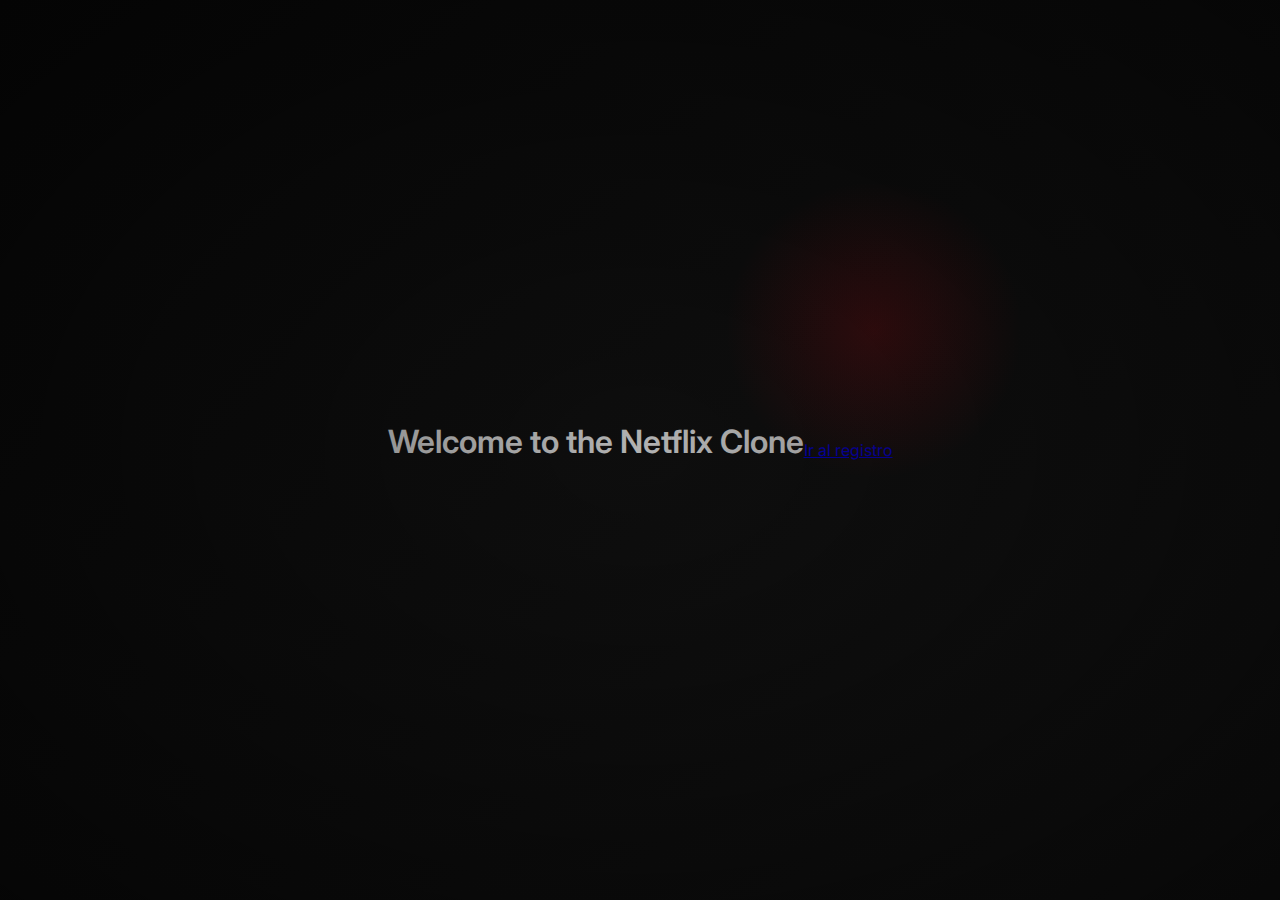
<file: index.html>
<!DOCTYPE html>
<html lang="en">
<head>
  <meta charset="UTF-8">
  <meta name="viewport" content="width=device-width, initial-scale=1.0">
  <title>Netflix Clone</title>
  <link rel="stylesheet" href="styles.css">
</head>
<body>
  <h1>Welcome to the Netflix Clone</h1>
  <a href="./register.html">Ir al registro</a>
</body>
</html>
</file>
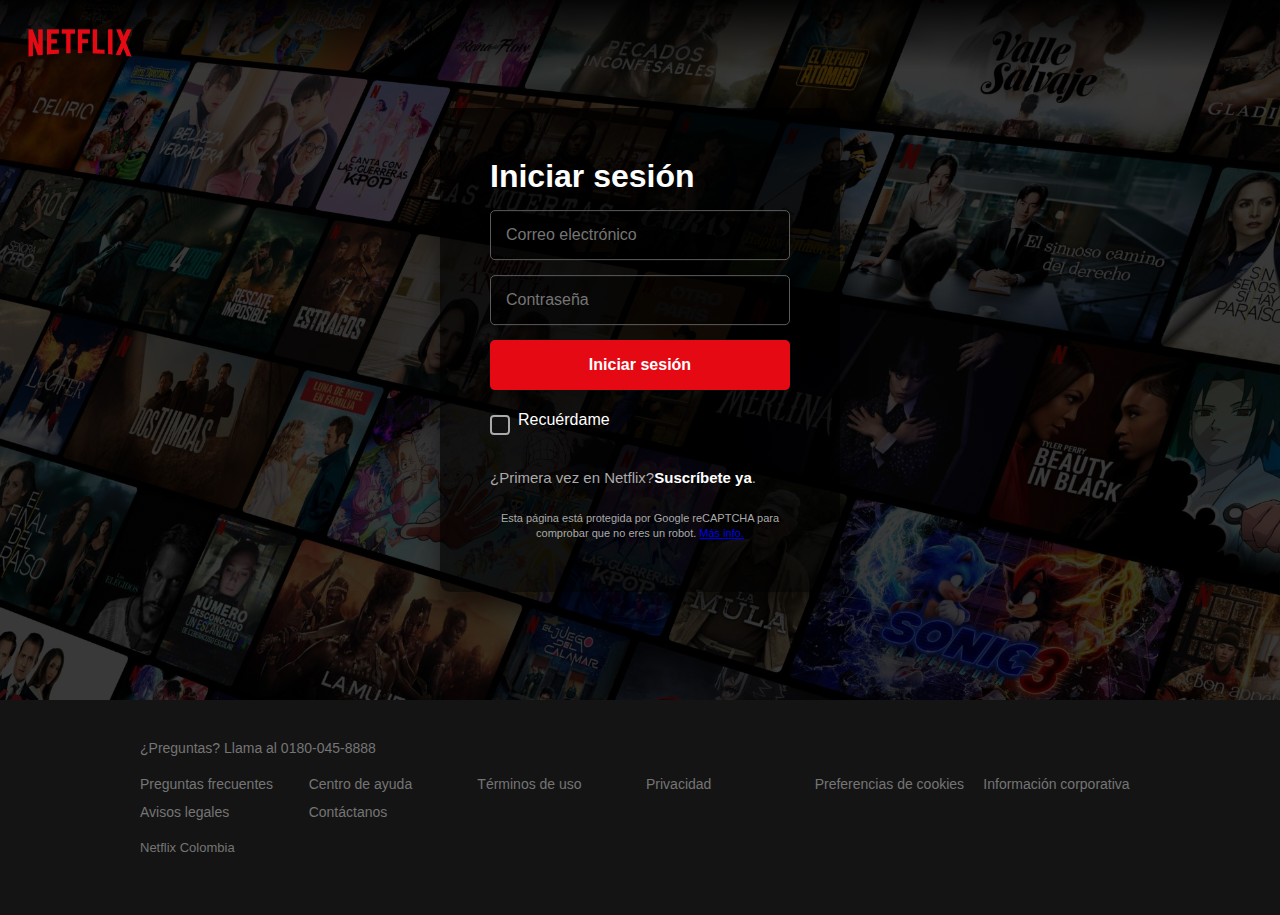
<file: login.html>
<!DOCTYPE html>
<html lang="en">

<head>
    <meta charset="UTF-8">
    <meta name="viewport" content="width=device-width, initial-scale=1.0">
    <title>Netflix</title>
    <link rel="shortcut icon" href="./assets/images/netflix_symbol2.png" type="image/x-icon">
    <link rel="stylesheet" href="./css/login.css">
</head>

<body>
    <!-- NAVBAR -->
    <div class="navbar-info">
        <!-- Nabvar -->
        <nav>
            <a href="/"><img src="./assets/images/netflix_logo.png" alt="Netflix Logo""></a>
        </nav>

         <!-- LOGIN FORM -->
        <div class=" login-container">
            <form class="login-form" action="#" method="POST">
                <h2>Iniciar sesión</h2>
                <div class="input-group">
                    <input type="email" id="email" name="email" placeholder="Correo electrónico" required>
                </div>
                <div class="input-group">
                    <input type="password" id="password" name="password" placeholder="Contraseña" required>
                </div>
                <button type="submit" class="login-button">Iniciar sesión</button>
                <div class="options">
                    <label class="checkbox-container">
                        <input type="checkbox" name="remember">
                        <span class="checkmark"></span>
                        Recuérdame
                    </label>
                </div>
                <div class="signup-link">
                    ¿Primera vez en Netflix? <a href="registro.html">Suscríbete ya</a>.
                </div>
                <div class="captcha-info">
                    Esta página está protegida por Google reCAPTCHA para comprobar que no eres un robot.
                    <a href="#">Más info.</a>
                </div>
            </form>
        </div>
    </div>

    <!-- FOOTER -->
    <footer>
        <div class="footer-content">
            <p>¿Preguntas? Llama al <a href="tel:018004588888">0180-045-8888</a></p>
            <div class="footer-links">
                <a href="#">Preguntas frecuentes</a>
                <a href="#">Centro de ayuda</a>
                <a href="#">Términos de uso</a>
                <a href="#">Privacidad</a>
                <a href="#">Preferencias de cookies</a>
                <a href="#">Información corporativa</a>
                <a href="#">Avisos legales</a>
                <a href="#">Contáctanos</a>
            </div>
            <!-- <div class="language-selector">
                <label for="language">Idioma:</label>
                <select id="language" name="language">
                    <option value="es" selected>Español</option>
                    <option value="en">Inglés</option>
                    <option value="fr">Francés</option>
                    <option value="de">Alemán</option>
                    <option value="it">Italiano</option>
                </select>
            </div> -->
            <p class="footer-note">Netflix Colombia</p>
        </div>
    </footer>
</body>
</html>
</file>
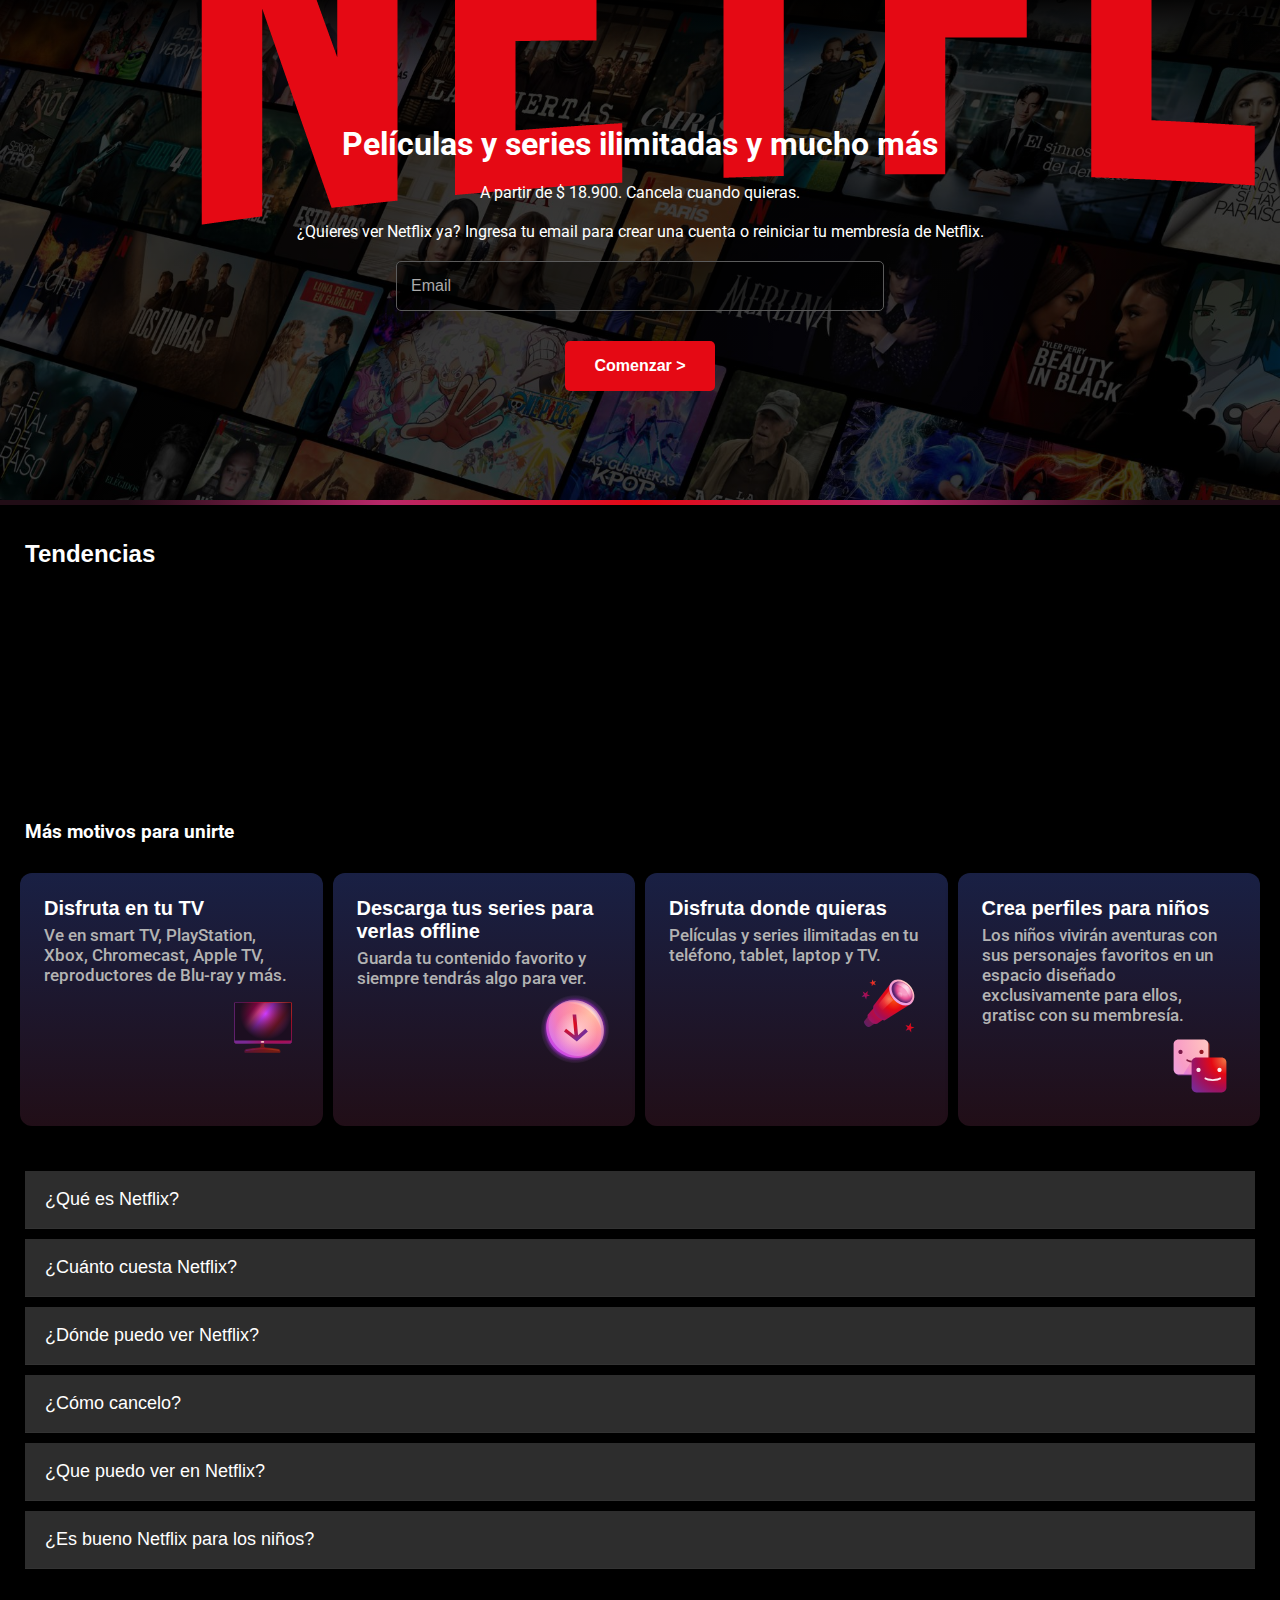
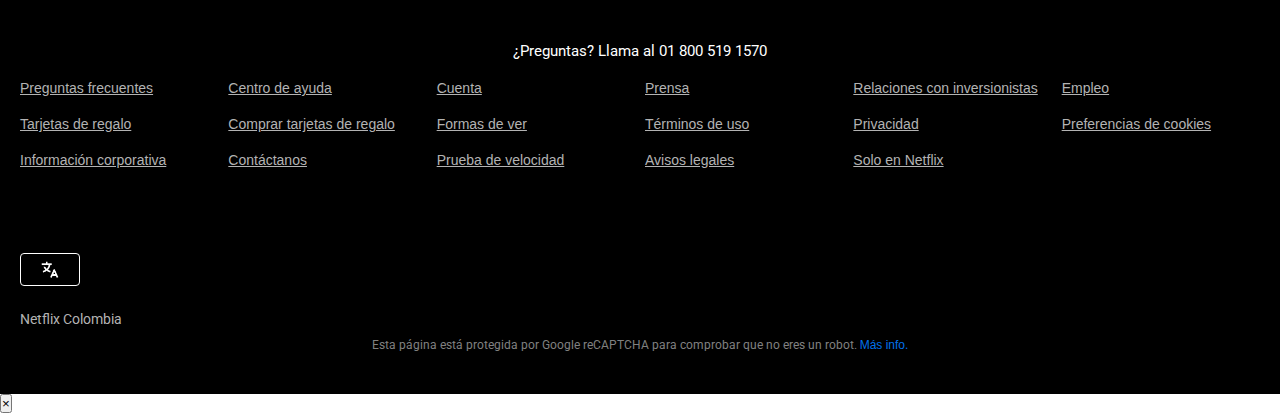
<file: register.html>
<!DOCTYPE html>
<html lang="en">

<head>
    <meta charset="UTF-8">
    <meta name="viewport" content="width=device-width, initial-scale=1.0">
    <title>Netflix Colombia</title>
    <link rel="shortcut icon" href="/assets/images/netflix_symbol2.png" type="image/x-icon">
    <link rel="stylesheet" href="/css/registro.css">
</head>

<body>
    <!-- NAVBAR -->
    <div class="navbar-info">
        <!-- Nabvar -->
        <nav>
            <a href="/"><img src="/assets/images/netflix_logo.png" alt="Netflix Logo""></a>

            <div class="translate-login">
                <!-- Select -->
                <select id="language" class="language-select">
                    <!-- <option value="" selected hidden></option> -->
                    <option value="es">Español</option>
                    <option value="en">English</option>
                </select>

                <!-- Btn Iniciar Sesión -->
                <a href="/login" class="login-button" data-i18n="login_button"></a>
            </div>
        </nav>

        <!-- Info -->
        <div class="info">
            <h2 data-i18n="peliculas_series_text"></h2>
            <p data-i18n="cancela_title"></p>
            <p data-i18n="ingresar_email_text"></p>

            <div class="input-email-btn-comenzar">
                <div class="input-group">
                    <input type="text" id="email" required placeholder=" ">
                    <label for="email">Email</label>
                </div>
                <button data-i18n="btn_start"></button>
            </div>

        </div>
    </div>

    <!-- CURVA Y TENDENCIAS -->
    <div class="curve-container">
        <section class="trending">
            <h2 data-i18n="trending_title"></h2>
            <div class="slider-container" id="slider-container">
                <ul class="slider" id="trending-list"></ul>
            </div>
        </section>
    </div>

    <!-- MOTIVOS -->
    <h2 class="text-motivos" data-i18n="motivos_title"></h2>
    <div class="motivos">
        <!-- #1 Card -->
        <div class="card">
            <div class="card-content">
                <span data-i18n="disfruta_text"></span>
                <p data-i18n="ver_dispositivos"></p>
                <svg width="72" height="72" viewBox="0 0 72 72" fill="none">
                    <g id="television-core-small">
                        <path id="Vector" fill-rule="evenodd" clip-rule="evenodd"
                            d="M37.2 53.3992C37.2 52.7365 36.6628 52.1992 36 52.1992H34.8C34.1373 52.1992 33.6 52.7365 33.6 53.3992V56.2636C33.6 56.9129 33.0834 57.4433 32.4347 57.4739C30.3013 57.5744 28.1719 57.7834 26.0546 58.1011L19.444 59.0926C18.2692 59.2688 17.4 60.2782 17.4 61.4662V62.0992C17.4 62.4304 17.6686 62.6992 18 62.6992H52.8C53.1314 62.6992 53.4 62.4304 53.4 62.0992V61.4662C53.4 60.2782 52.5309 59.2688 51.3561 59.0926L44.7454 58.1011C42.6282 57.7834 40.4987 57.5744 38.3653 57.4739C37.7167 57.4433 37.2 56.9129 37.2 56.2636V53.3992Z"
                            fill="url(#paint0_radial_5179_1308)"></path>
                        <path id="Vector_2"
                            d="M18.6 60.7388C18.6 60.2306 18.9587 59.796 19.4602 59.711C22.0196 59.2775 29.7585 58.0508 35.4 58.0508C41.0415 58.0508 48.7804 59.2775 51.3398 59.711C51.8412 59.796 52.2 60.2306 52.2 60.7388C52.2 60.902 52.0575 61.0268 51.8967 61.0004C50.1219 60.707 40.9704 59.2409 35.4 59.2409C29.8295 59.2409 20.678 60.707 18.9033 61.0004C18.7425 61.0268 18.6 60.902 18.6 60.7388Z"
                            fill="url(#paint1_radial_5179_1308)"></path>
                        <path id="Vector_3"
                            d="M63 12H8.99995C8.00584 12 7.19995 12.8059 7.19995 13.8V51.6C7.19995 52.5941 8.00584 53.4 8.99995 53.4H63C63.9941 53.4 64.8 52.5941 64.8 51.6V13.8C64.8 12.8059 63.9941 12 63 12Z"
                            fill="url(#paint2_linear_5179_1308)"></path>
                        <path id="Vector_4"
                            d="M63 12H8.99995C8.00584 12 7.19995 12.8059 7.19995 13.8V51.6C7.19995 52.5941 8.00584 53.4 8.99995 53.4H63C63.9941 53.4 64.8 52.5941 64.8 51.6V13.8C64.8 12.8059 63.9941 12 63 12Z"
                            fill="url(#paint3_radial_5179_1308)"></path>
                        <path id="Vector_5" fill-rule="evenodd" clip-rule="evenodd"
                            d="M8.99995 12.6H63C63.663 12.6 64.2 13.1372 64.2 13.8V50.4H7.79995V13.8C7.79995 13.1372 8.33719 12.6 8.99995 12.6ZM7.19995 50.4V13.8C7.19995 12.8059 8.00581 12 8.99995 12H63C63.9942 12 64.8 12.8059 64.8 13.8V50.4V51.6C64.8 52.5941 63.9942 53.4 63 53.4H8.99995C8.00581 53.4 7.19995 52.5941 7.19995 51.6V50.4Z"
                            fill="url(#paint4_radial_5179_1308)"></path>
                        <path id="Vector_6"
                            d="M35.4 52.8C36.3941 52.8 37.2 52.3971 37.2 51.9C37.2 51.4029 36.3941 51 35.4 51C34.4059 51 33.6 51.4029 33.6 51.9C33.6 52.3971 34.4059 52.8 35.4 52.8Z"
                            fill="url(#paint5_radial_5179_1308)"></path>
                    </g>
                    <defs>
                        <radialGradient id="paint0_radial_5179_1308" cx="0" cy="0" r="1" gradientUnits="userSpaceOnUse"
                            gradientTransform="translate(50.3269 49.3723) rotate(118.526) scale(55.1579 46.2871)">
                            <stop stop-color="#802600"></stop>
                            <stop offset="0.333333" stop-color="#6F181D"></stop>
                            <stop offset="0.666667" stop-color="#5B1333"></stop>
                            <stop offset="1" stop-color="#391945"></stop>
                        </radialGradient>
                        <radialGradient id="paint1_radial_5179_1308" cx="0" cy="0" r="1" gradientUnits="userSpaceOnUse"
                            gradientTransform="translate(48.1077 53.6128) rotate(158.116) scale(32.7275 42.219)">
                            <stop stop-color="#99421D"></stop>
                            <stop offset="0.333333" stop-color="#99161D"></stop>
                            <stop offset="0.666667" stop-color="#7D1845"></stop>
                            <stop offset="1" stop-color="#59216E"></stop>
                        </radialGradient>
                        <linearGradient id="paint2_linear_5179_1308" x1="10.4727" y1="14.9572" x2="56.1755" y2="51.4814"
                            gradientUnits="userSpaceOnUse">
                            <stop stop-color="#99161D"></stop>
                            <stop offset="0.245283" stop-color="#CA005B"></stop>
                            <stop offset="0.346698" stop-color="#FF479A"></stop>
                            <stop offset="0.46934" stop-color="#CC3CFF"></stop>
                            <stop offset="0.735849" stop-color="#BC1A22"></stop>
                            <stop offset="1" stop-color="#C94FF5"></stop>
                        </linearGradient>
                        <radialGradient id="paint3_radial_5179_1308" cx="0" cy="0" r="1" gradientUnits="userSpaceOnUse"
                            gradientTransform="translate(38.6181 23.8286) rotate(90) scale(25.9571 25.8545)">
                            <stop stop-color="#1C0E20" stop-opacity="0"></stop>
                            <stop offset="1" stop-color="#1C0E20"></stop>
                        </radialGradient>
                        <radialGradient id="paint4_radial_5179_1308" cx="0" cy="0" r="1" gradientUnits="userSpaceOnUse"
                            gradientTransform="translate(54 20.1938) rotate(144.293) scale(47.2897 44.8232)">
                            <stop stop-color="#EF7744"></stop>
                            <stop offset="0.333333" stop-color="#E50914"></stop>
                            <stop offset="0.666667" stop-color="#A70D53"></stop>
                            <stop offset="1" stop-color="#792A95"></stop>
                        </radialGradient>
                        <radialGradient id="paint5_radial_5179_1308" cx="0" cy="0" r="1" gradientUnits="userSpaceOnUse"
                            gradientTransform="translate(36.525 51.3562) rotate(135) scale(4.58735)">
                            <stop stop-color="#FFDCCC"></stop>
                            <stop offset="0.333333" stop-color="#FFBDC0"></stop>
                            <stop offset="0.666667" stop-color="#F89DC6"></stop>
                            <stop offset="1" stop-color="#E4A1FA"></stop>
                        </radialGradient>
                    </defs>
                </svg>
            </div>
        </div>

        <!-- #2 Card -->
        <div class="card">
            <div class="card-content">
                <span data-i18n="descarga_text"></span>
                <p data-i18n="guarda_text"></p>
                <svg width="72" height="72" viewBox="0 0 72 72" fill="none">
                    <g id="download-core-small">
                        <path id="Vector"
                            d="M36 70.2008C54.8882 70.2008 70.2001 54.8889 70.2001 36.0008C70.2001 17.1126 54.8882 1.80078 36 1.80078C17.1119 1.80078 1.80005 17.1126 1.80005 36.0008C1.80005 54.8889 17.1119 70.2008 36 70.2008Z"
                            fill="url(#paint0_radial_5179_7940)"></path>
                        <path id="Vector_2" opacity="0.4"
                            d="M64.7658 36.195C65.5206 51.5916 53.7908 63.5824 38.5668 62.977C23.3428 62.3722 10.3893 49.4 9.63446 34.0034C8.87954 18.6068 20.6091 6.61594 35.8331 7.22116C51.0571 7.82638 64.0104 20.7984 64.7658 36.195Z"
                            fill="url(#paint1_radial_5179_7940)"></path>
                        <path id="Vector_3"
                            d="M62.3657 37.9958C63.1205 53.3924 51.3908 65.3832 36.1668 64.7778C20.9428 64.173 7.9893 51.2008 7.23444 35.8041C6.47952 20.4075 18.2091 8.41672 33.4331 9.02194C48.6571 9.62716 61.6103 22.5992 62.3657 37.9958Z"
                            fill="url(#paint2_radial_5179_7940)"></path>
                        <path id="Vector_4" opacity="0.5"
                            d="M64.7658 36.195C65.5206 51.5916 53.7908 63.5824 38.5668 62.977C23.3428 62.3722 10.3893 49.4 9.63446 34.0034C8.87954 18.6068 20.6091 6.61594 35.8331 7.22116C51.0571 7.82638 64.0104 20.7984 64.7658 36.195Z"
                            fill="url(#paint3_radial_5179_7940)"></path>
                        <path id="Vector_5" opacity="0.6"
                            d="M36.9 60.6C48.6636 60.6 58.2 51.0637 58.2 39.3C58.2 27.5363 48.6636 18 36.9 18C25.1363 18 15.6 27.5363 15.6 39.3C15.6 51.0637 25.1363 60.6 36.9 60.6Z"
                            fill="url(#paint4_radial_5179_7940)"></path>
                        <path id="Vector_6" fill-rule="evenodd" clip-rule="evenodd"
                            d="M39.0849 42.2727L46.3387 35.76L48.8945 38.5142L38.9118 47.477L37.8466 48.4333L36.6071 47.477L24.9899 38.5142L27.0434 35.76L35.4849 42.2727L33.6 21.6016H37.2L39.0849 42.2727Z"
                            fill="url(#paint5_radial_5179_7940)"></path>
                        <path id="Vector_7" opacity="0.4" fill-rule="evenodd" clip-rule="evenodd"
                            d="M61.6566 34.9618C61.7832 35.3893 62.391 35.3233 62.3694 34.878C61.6962 21.1369 50.1509 9.55975 36.5817 9.01957C34.4606 8.93515 32.4155 9.12541 30.4772 9.55909C30.0745 9.64915 30.1575 10.2082 30.5697 10.2246C45.0094 10.7979 57.6246 21.2971 61.6566 34.9618Z"
                            fill="url(#paint6_radial_5179_7940)"></path>
                    </g>
                    <defs>
                        <radialGradient id="paint0_radial_5179_7940" cx="0" cy="0" r="1" gradientUnits="userSpaceOnUse"
                            gradientTransform="translate(36.0001 36.1837) rotate(-90) scale(34.3829)">
                            <stop offset="0.782019" stop-color="#982DBE"></stop>
                            <stop offset="0.906819" stop-color="#B038DC" stop-opacity="0.2"></stop>
                            <stop offset="1" stop-color="#E4A1FA" stop-opacity="0"></stop>
                        </radialGradient>
                        <radialGradient id="paint1_radial_5179_7940" cx="0" cy="0" r="1" gradientUnits="userSpaceOnUse"
                            gradientTransform="translate(52.9937 20.0992) rotate(135) scale(49.9836)">
                            <stop stop-color="#FFDCCC"></stop>
                            <stop offset="0.333333" stop-color="#FFBDC0"></stop>
                            <stop offset="0.666667" stop-color="#F89DC6"></stop>
                            <stop offset="1" stop-color="#E4A1FA"></stop>
                        </radialGradient>
                        <radialGradient id="paint2_radial_5179_7940" cx="0" cy="0" r="1" gradientUnits="userSpaceOnUse"
                            gradientTransform="translate(52.7999 19.6937) rotate(135) scale(53.1037)">
                            <stop stop-color="#FFA984"></stop>
                            <stop offset="0.333333" stop-color="#FF787F"></stop>
                            <stop offset="0.666667" stop-color="#F45FA2"></stop>
                            <stop offset="1" stop-color="#C44AF1"></stop>
                        </radialGradient>
                        <radialGradient id="paint3_radial_5179_7940" cx="0" cy="0" r="1" gradientUnits="userSpaceOnUse"
                            gradientTransform="translate(52.9937 20.0992) rotate(135) scale(49.9836)">
                            <stop stop-color="#FFDCCC"></stop>
                            <stop offset="0.333333" stop-color="#FFBDC0"></stop>
                            <stop offset="0.666667" stop-color="#F89DC6"></stop>
                            <stop offset="1" stop-color="#E4A1FA"></stop>
                        </radialGradient>
                        <radialGradient id="paint4_radial_5179_7940" cx="0" cy="0" r="1" gradientUnits="userSpaceOnUse"
                            gradientTransform="translate(36.9 39.3) scale(21.3)">
                            <stop stop-color="white"></stop>
                            <stop offset="1" stop-color="white" stop-opacity="0"></stop>
                        </radialGradient>
                        <radialGradient id="paint5_radial_5179_7940" cx="0" cy="0" r="1" gradientUnits="userSpaceOnUse"
                            gradientTransform="translate(31.2 32.1016) rotate(39.5226) scale(15.5567)">
                            <stop stop-color="#EF7744"></stop>
                            <stop offset="0.2406" stop-color="#E50914"></stop>
                            <stop offset="1" stop-color="#792A95"></stop>
                        </radialGradient>
                        <radialGradient id="paint6_radial_5179_7940" cx="0" cy="0" r="1" gradientUnits="userSpaceOnUse"
                            gradientTransform="translate(50.7 21.3) rotate(-180) scale(30)">
                            <stop stop-color="white"></stop>
                            <stop offset="1" stop-color="white" stop-opacity="0"></stop>
                        </radialGradient>
                    </defs>
                </svg>
            </div>
        </div>

        <!-- #3 Card -->
        <div class="card">
            <div class="card-content">
                <span data-i18n="disfruta_any"></span>
                <p data-i18n="peliculas_series_ilimitadas"></p>
                <svg width="72" height="72" viewBox="0 0 72 72" fill="none">
                    <g id="telescope-core-small">
                        <path id="Vector"
                            d="M24.0492 36.6016L33.6 46.3898L17.8029 56.8633C17.8029 56.8633 15.8891 57.6983 13.625 55.2638C11.361 52.8293 12.1235 51.238 12.1235 51.238L24.0492 36.6016Z"
                            fill="url(#paint0_radial_5179_1664)"></path>
                        <path id="Vector_2"
                            d="M25.0344 34.1992L36 46.151L25.0616 53.8043C25.0616 53.8043 21.8289 55.0984 18.0987 51.0172C14.3686 46.9358 15.9198 44.5105 15.9198 44.5105L25.0344 34.1992Z"
                            fill="url(#paint1_radial_5179_1664)"></path>
                        <path id="Vector_3"
                            d="M39 13.0195L59.1 33.6788L32.5325 50.4142C32.5325 50.4142 28.7459 50.2552 24.3978 45.4897C20.0498 40.7243 21.4096 35.8101 21.4096 35.8101L39 13.0195Z"
                            fill="url(#paint2_radial_5179_1664)"></path>
                        <path id="Vector_4"
                            d="M57.6709 15.3516C63.1044 21.2807 63.9858 29.2883 59.6386 33.2371C55.2916 37.186 47.3628 35.5806 41.9292 29.6515C36.4954 23.7224 35.6145 15.7148 39.9615 11.766C44.3084 7.81716 52.2372 9.42252 57.6709 15.3516Z"
                            fill="url(#paint3_radial_5179_1664)"></path>
                        <path id="Vector_5"
                            d="M58.3787 31.255C54.8121 34.5032 48.2143 33.0817 43.6421 28.0798C39.07 23.078 38.2547 16.39 41.8213 13.1419C45.3879 9.89364 51.9857 11.3152 56.5579 16.3171C61.1298 21.3189 61.9452 28.0069 58.3787 31.255Z"
                            fill="url(#paint4_radial_5179_1664)"></path>
                        <path id="Vector_6" opacity="0.85"
                            d="M59.6783 28.823C60.576 24.1785 59.6544 20.5934 56.1603 16.6199C52.6662 12.6464 47.3508 10.8657 43.7796 12.7598C39.371 15.098 48.3734 13.5961 53.4577 19.5815C57.8259 24.724 58.8516 33.1009 59.6783 28.823Z"
                            fill="url(#paint5_radial_5179_1664)"></path>
                        <path id="Vector_7" opacity="0.4"
                            d="M50.3979 25.2452C50.4549 26.7239 49.2932 27.7677 47.8032 27.5766C46.3131 27.3856 45.059 26.032 45.002 24.5532C44.945 23.0745 46.1067 22.0307 47.5968 22.2218C49.0868 22.4128 50.341 23.7664 50.3979 25.2452Z"
                            fill="url(#paint6_radial_5179_1664)"></path>
                        <path id="Vector_8" opacity="0.6"
                            d="M36.9217 21.0039L26.4258 34.3627C26.3297 36.4604 28.2903 39.5534 30.0334 40.8344L41.2345 29.9105C39.6 28.2005 36.9591 24.1025 36.9217 21.0039Z"
                            fill="url(#paint7_radial_5179_1664)"></path>
                        <path id="Vector_9" fill-rule="evenodd" clip-rule="evenodd"
                            d="M20.0576 9.60156L21.479 11.7187L24 11.0654L22.3575 13.0272L23.7789 15.1444L21.3424 14.2397L19.7 16.2016L19.8365 13.6806L17.4 12.7759L19.9209 12.1225L20.0576 9.60156ZM58.776 52.8016L58.9623 56.4685L62.4 57.4188L59.0774 58.7347L59.2637 62.4016L57.0239 59.548L53.7014 60.8638L55.6397 57.7843L53.4 54.9307L56.8377 55.8811L58.776 52.8016ZM15.206 24.2101L15.8768 21.0016L13.4793 23.1964L10.6853 21.5563L11.9975 24.553L9.59998 26.7478L12.8085 26.405L14.1207 29.4016L14.7915 26.1931L18 25.8502L15.206 24.2101Z"
                            fill="url(#paint8_linear_5179_1664)"></path>
                    </g>
                    <defs>
                        <radialGradient id="paint0_radial_5179_1664" cx="0" cy="0" r="1" gradientUnits="userSpaceOnUse"
                            gradientTransform="translate(36.6875 32.7016) rotate(135) scale(34.9134)">
                            <stop stop-color="#99421D"></stop>
                            <stop offset="0.333333" stop-color="#99161D"></stop>
                            <stop offset="0.666667" stop-color="#7D1845"></stop>
                            <stop offset="1" stop-color="#59216E"></stop>
                        </radialGradient>
                        <radialGradient id="paint1_radial_5179_1664" cx="0" cy="0" r="1" gradientUnits="userSpaceOnUse"
                            gradientTransform="translate(42.5937 27.2992) rotate(135) scale(44.5477 44.5279)">
                            <stop stop-color="#EF7744"></stop>
                            <stop offset="0.333333" stop-color="#E50914"></stop>
                            <stop offset="0.666667" stop-color="#A70D53"></stop>
                            <stop offset="1" stop-color="#792A95"></stop>
                        </radialGradient>
                        <radialGradient id="paint2_radial_5179_1664" cx="0" cy="0" r="1" gradientUnits="userSpaceOnUse"
                            gradientTransform="translate(42.3 29.106) rotate(135) scale(31.8127)">
                            <stop stop-color="#FB540D"></stop>
                            <stop offset="0.333333" stop-color="#E50914"></stop>
                            <stop offset="0.666667" stop-color="#A70D53"></stop>
                            <stop offset="1" stop-color="#792A95"></stop>
                        </radialGradient>
                        <radialGradient id="paint3_radial_5179_1664" cx="0" cy="0" r="1" gradientUnits="userSpaceOnUse"
                            gradientTransform="translate(57.675 14.7078) rotate(134.326) scale(24.0433 24.0367)">
                            <stop stop-color="#FFDCCC"></stop>
                            <stop offset="0.333333" stop-color="#FFBDC0"></stop>
                            <stop offset="0.666667" stop-color="#F89DC6"></stop>
                            <stop offset="1" stop-color="#E4A1FA"></stop>
                        </radialGradient>
                        <radialGradient id="paint4_radial_5179_1664" cx="0" cy="0" r="1" gradientUnits="userSpaceOnUse"
                            gradientTransform="translate(52.1305 21.273) rotate(141.875) scale(9.87138 12.8159)">
                            <stop offset="0.307292" stop-color="#F89DC6"></stop>
                            <stop offset="0.645392" stop-color="#E75094"></stop>
                            <stop offset="1" stop-color="#59216E"></stop>
                        </radialGradient>
                        <radialGradient id="paint5_radial_5179_1664" cx="0" cy="0" r="1" gradientUnits="userSpaceOnUse"
                            gradientTransform="translate(55.8 15.6) rotate(135) scale(13.1522)">
                            <stop stop-color="white"></stop>
                            <stop offset="1" stop-color="white" stop-opacity="0"></stop>
                        </radialGradient>
                        <radialGradient id="paint6_radial_5179_1664" cx="0" cy="0" r="1" gradientUnits="userSpaceOnUse"
                            gradientTransform="translate(49.2362 22.9648) rotate(131.079) scale(5.08644 6.006)">
                            <stop stop-color="white"></stop>
                            <stop offset="1" stop-color="white" stop-opacity="0"></stop>
                        </radialGradient>
                        <radialGradient id="paint7_radial_5179_1664" cx="0" cy="0" r="1" gradientUnits="userSpaceOnUse"
                            gradientTransform="translate(36.8758 29.1353) rotate(137.622) scale(13.5764)">
                            <stop stop-color="#FFA984"></stop>
                            <stop offset="1" stop-color="#F7636B" stop-opacity="0"></stop>
                        </radialGradient>
                        <linearGradient id="paint8_linear_5179_1664" x1="44.65" y1="27.9016" x2="24.25" y2="48.3016"
                            gradientUnits="userSpaceOnUse">
                            <stop stop-color="#EF7744"></stop>
                            <stop offset="0.333333" stop-color="#E50914"></stop>
                            <stop offset="0.666667" stop-color="#A70D53"></stop>
                            <stop offset="1" stop-color="#792A95"></stop>
                        </linearGradient>
                    </defs>
                </svg>
            </div>
        </div>

        <!-- #4 Card -->
        <div class="card">
            <div class="card-content">
                <span data-i18n="create_kids"></span>
                <p data-i18n="create_kids_p"></p>
                <svg width="72" height="72" viewBox="0 0 72 72" fill="none">
                    <g id="profiles-core-small">
                        <path id="Vector"
                            d="M10.8 15.6008C10.8 12.9499 12.949 10.8008 15.5999 10.8008H40.8C43.4509 10.8008 45.6 12.9498 45.6 15.6008V40.8007C45.6 43.4516 43.4509 45.6007 40.8 45.6007H15.6C12.949 45.6007 10.8 43.4517 10.8 40.8007V15.6008Z"
                            fill="url(#paint0_radial_5179_7919)"></path>
                        <path id="Vector_2"
                            d="M9.59998 14.4016C9.59998 11.7506 11.749 9.60162 14.4 9.60156H39.6C42.251 9.60156 44.4 11.7506 44.4 14.4016V39.6015C44.4 42.2525 42.251 44.4015 39.6 44.4015H14.4C11.749 44.4016 9.59998 42.2525 9.59998 39.6015V14.4016Z"
                            fill="url(#paint1_radial_5179_7919)"></path>
                        <path id="Vector_3"
                            d="M18.6 21.9008C18.6 23.0606 17.6598 24.0008 16.5 24.0008C15.3402 24.0008 14.4 23.0606 14.4 21.9008C14.4 20.741 15.3402 19.8008 16.5 19.8008C17.6598 19.8008 18.6 20.741 18.6 21.9008Z"
                            fill="url(#paint2_radial_5179_7919)"></path>
                        <path id="Vector_4"
                            d="M39.6 21.9008C39.6 23.0606 38.6598 24.0008 37.5 24.0008C36.3402 24.0008 35.4 23.0606 35.4 21.9008C35.4 20.741 36.3402 19.8008 37.5 19.8008C38.6598 19.8008 39.6 20.741 39.6 21.9008Z"
                            fill="url(#paint3_radial_5179_7919)"></path>
                        <path id="Vector_5"
                            d="M23.6713 29.4501C23.2437 29.1967 22.6917 29.3379 22.4383 29.7655C22.1848 30.1932 22.3261 30.7452 22.7537 30.9986C23.8254 31.6337 26.769 32.7744 30.6375 32.7744C34.506 32.7744 37.4497 31.6337 38.5213 30.9986C38.949 30.7452 39.0902 30.1932 38.8368 29.7655C38.5834 29.3379 38.0313 29.1967 37.6037 29.4501C36.8191 29.9151 34.194 30.9744 30.6375 30.9744C27.081 30.9744 24.456 29.9151 23.6713 29.4501Z"
                            fill="url(#paint4_radial_5179_7919)"></path>
                        <path id="Vector_6" opacity="0.35"
                            d="M19.2 44.4016H28.2L32.4 27.6016C30.2787 28.1801 28.4542 29.5387 27.2921 31.4053L19.2 44.4016Z"
                            fill="url(#paint5_radial_5179_7919)"></path>
                        <path id="Vector_7"
                            d="M27.6 32.4016C27.6 29.7506 29.749 27.6016 32.4 27.6016L57.6 27.6016C60.2508 27.6016 62.4 29.7506 62.4 32.4016V57.6015C62.4 60.2524 60.2508 62.4016 57.6 62.4016H32.4C29.749 62.4016 27.6 60.2524 27.6 57.6016V32.4016Z"
                            fill="url(#paint6_radial_5179_7919)"></path>
                        <path id="Vector_8"
                            d="M36.6 39.9008C36.6 41.0606 35.6598 42.0008 34.5 42.0008C33.3402 42.0008 32.4 41.0606 32.4 39.9008C32.4 38.741 33.3402 37.8008 34.5 37.8008C35.6598 37.8008 36.6 38.741 36.6 39.9008Z"
                            fill="url(#paint7_radial_5179_7919)"></path>
                        <path id="Vector_9"
                            d="M57.6 39.9008C57.6 41.0606 56.6598 42.0008 55.5 42.0008C54.3402 42.0008 53.4 41.0606 53.4 39.9008C53.4 38.741 54.3402 37.8008 55.5 37.8008C56.6598 37.8008 57.6 38.741 57.6 39.9008Z"
                            fill="url(#paint8_radial_5179_7919)"></path>
                        <path id="Vector_10"
                            d="M41.8213 47.6025C41.3937 47.349 40.8416 47.4903 40.5882 47.9179C40.3348 48.3455 40.476 48.8976 40.9037 49.1509C41.9753 49.786 44.919 50.9267 48.7875 50.9267C52.656 50.9267 55.5996 49.786 56.6713 49.1509C57.0989 48.8976 57.2402 48.3455 56.9867 47.9179C56.7333 47.4903 56.1813 47.349 55.7537 47.6025C54.969 48.0674 52.344 49.1267 48.7875 49.1267C45.231 49.1267 42.6059 48.0674 41.8213 47.6025Z"
                            fill="url(#paint9_radial_5179_7919)"></path>
                    </g>
                    <defs>
                        <radialGradient id="paint0_radial_5179_7919" cx="0" cy="0" r="1" gradientUnits="userSpaceOnUse"
                            gradientTransform="translate(39.075 17.6882) rotate(135) scale(32.8097)">
                            <stop stop-color="#99421D"></stop>
                            <stop offset="0.333333" stop-color="#99161D"></stop>
                            <stop offset="0.666667" stop-color="#7D1845"></stop>
                            <stop offset="1" stop-color="#59216E"></stop>
                        </radialGradient>
                        <radialGradient id="paint1_radial_5179_7919" cx="0" cy="0" r="1" gradientUnits="userSpaceOnUse"
                            gradientTransform="translate(62.4 8.70157) rotate(133.87) scale(75.3216)">
                            <stop stop-color="#FFDCCC"></stop>
                            <stop offset="0.333333" stop-color="#FFBDC0"></stop>
                            <stop offset="0.666667" stop-color="#F89DC6"></stop>
                            <stop offset="1" stop-color="#E4A1FA"></stop>
                        </radialGradient>
                        <radialGradient id="paint2_radial_5179_7919" cx="0" cy="0" r="1" gradientUnits="userSpaceOnUse"
                            gradientTransform="translate(60.3 11.1008) rotate(133.939) scale(68.7426 55.9547)">
                            <stop stop-color="#99421D"></stop>
                            <stop offset="0.333333" stop-color="#99161D"></stop>
                            <stop offset="0.666667" stop-color="#7D1845"></stop>
                            <stop offset="1" stop-color="#59216E"></stop>
                        </radialGradient>
                        <radialGradient id="paint3_radial_5179_7919" cx="0" cy="0" r="1" gradientUnits="userSpaceOnUse"
                            gradientTransform="translate(60.3 11.1008) rotate(133.939) scale(68.7426 55.9547)">
                            <stop stop-color="#99421D"></stop>
                            <stop offset="0.333333" stop-color="#99161D"></stop>
                            <stop offset="0.666667" stop-color="#7D1845"></stop>
                            <stop offset="1" stop-color="#59216E"></stop>
                        </radialGradient>
                        <radialGradient id="paint4_radial_5179_7919" cx="0" cy="0" r="1" gradientUnits="userSpaceOnUse"
                            gradientTransform="translate(60.3 11.0994) rotate(133.939) scale(68.7426 55.9548)">
                            <stop stop-color="#99421D"></stop>
                            <stop offset="0.333333" stop-color="#99161D"></stop>
                            <stop offset="0.666667" stop-color="#7D1845"></stop>
                            <stop offset="1" stop-color="#59216E"></stop>
                        </radialGradient>
                        <radialGradient id="paint5_radial_5179_7919" cx="0" cy="0" r="1" gradientUnits="userSpaceOnUse"
                            gradientTransform="translate(39.6 27.9016) rotate(135) scale(23.3345)">
                            <stop stop-color="#FFA984"></stop>
                            <stop offset="0.333333" stop-color="#FF787F"></stop>
                            <stop offset="0.666667" stop-color="#F45FA2"></stop>
                            <stop offset="1" stop-color="#C44AF1"></stop>
                        </radialGradient>
                        <radialGradient id="paint6_radial_5179_7919" cx="0" cy="0" r="1" gradientUnits="userSpaceOnUse"
                            gradientTransform="translate(61.8 29.7016) rotate(135) scale(43.2749)">
                            <stop stop-color="#EF7744"></stop>
                            <stop offset="0.333333" stop-color="#E50914"></stop>
                            <stop offset="0.666667" stop-color="#A70D53"></stop>
                            <stop offset="1" stop-color="#792A95"></stop>
                        </radialGradient>
                        <radialGradient id="paint7_radial_5179_7919" cx="0" cy="0" r="1" gradientUnits="userSpaceOnUse"
                            gradientTransform="translate(62.1 11.1008) rotate(137.146) scale(73.6614 60.3576)">
                            <stop stop-color="#FFDCCC"></stop>
                            <stop offset="0.333333" stop-color="#FDF6F6"></stop>
                            <stop offset="0.666667" stop-color="#FADCE9"></stop>
                            <stop offset="1" stop-color="#E4A1FA"></stop>
                        </radialGradient>
                        <radialGradient id="paint8_radial_5179_7919" cx="0" cy="0" r="1" gradientUnits="userSpaceOnUse"
                            gradientTransform="translate(62.1 11.1008) rotate(137.146) scale(73.6614 60.3576)">
                            <stop stop-color="#FFDCCC"></stop>
                            <stop offset="0.333333" stop-color="#FDF6F6"></stop>
                            <stop offset="0.666667" stop-color="#FADCE9"></stop>
                            <stop offset="1" stop-color="#E4A1FA"></stop>
                        </radialGradient>
                        <radialGradient id="paint9_radial_5179_7919" cx="0" cy="0" r="1" gradientUnits="userSpaceOnUse"
                            gradientTransform="translate(62.1 11.1017) rotate(137.146) scale(73.6614 60.3576)">
                            <stop stop-color="#FFDCCC"></stop>
                            <stop offset="0.333333" stop-color="#FDF6F6"></stop>
                            <stop offset="0.666667" stop-color="#FADCE9"></stop>
                            <stop offset="1" stop-color="#E4A1FA"></stop>
                        </radialGradient>
                    </defs>
                </svg>
            </div>
        </div>
    </div>

    <!-- PREGUNTAS FRECUENTES -->
    <section class="faq">
        <h2 ></h2>

        <div class="faq-item">
            <button class="faq-question" data-i18n="btn_whats_netflix">
                <img src="./assets/images/plus.png" alt="">
            </button>
            <div class="faq-answer" data-i18n="ans_whats_netflix">
                <p></p>
            </div>
        </div>

        <div class="faq-item">
            <button class="faq-question" data-i18n="how_much_netflix">
                <img src="./assets/images/plus.png" alt="">
            </button>
            <div class="faq-answer" data-i18n="ans_how_much_netflix">
                <p></p>
            </div>
        </div>

        <div class="faq-item">
            <button class="faq-question" data-i18n="where_to_watch">
                <img src="./assets/images/plus.png" alt="">
            </button>
            <div class="faq-answer" data-i18n="ans_where_to_watch">
                <p></p>
            </div>
        </div>

        <div class="faq-item">
            <button class="faq-question" data-i18n="how_to_cancel">
                <img src="./assets/images/plus.png" alt="">
            </button>
            <div class="faq-answer" data-i18n="ans_how_to_cancel">
                <p></p>
            </div>
        </div>

        <div class="faq-item">
            <button class="faq-question" data-i18n="whats_watch_netflix">
                <img src="./assets/images/plus.png" alt="">
            </button>
            <div class="faq-answer" data-i18n="ans_whats_watch_netflix">
                <p></p>
            </div>
        </div>

        <div class="faq-item">
            <button class="faq-question" data-i18n="is_netflix_good_kids">
                <img src="./assets/images/plus.png" alt="">
            </button>
            <div class="faq-answer" data-i18n="ans_is_netflix_good_kids">
                <p></p>
            </div>
        </div>
    </section>

    <!-- FOOTER -->
    <footer class="footer">
        <p class="footer-contact" data-i18n="number_text">
        ¿Preguntas? Llama al <a href="tel:018005191570">01 800 519 1570</a>
        </p>

        <ul class="footer-links">
            <li data-i18n="link_faq"></p><a href="#"></a></li>
            <li data-i18n="help_center"></p><a href="#"></a></li>
            <li data-i18n="account"></p><a href="#"></a></li>
            <li data-i18n="newspaper"></p><a href="#"></a></li>
            <li data-i18n="investor_relations"></p><a href="#"></a></li>
            <li data-i18n="jobs"></p><a href="#"></a></li>
            <li data-i18n="gift_cards"></p><a href="#"></a></li>
            <li data-i18n="buy_gift_cards"></p><a href="#"></a></li>
            <li data-i18n="ways_to_watch"></p><a href="#"></a></li>
            <li data-i18n="terms"></p><a href="#"></a></li>
            <li data-i18n="privacy"></p><a href="#"></a></li>
            <li data-i18n="cookies"></p><a href="#"></a></li>
            <li data-i18n="corporate"></p><a href="#"></a></li>
            <li data-i18n="contact"></p><a href="#"></a></li>
            <li data-i18n="velocity_test"></p><a href="#"></a></li>
            <li data-i18n="legal"></p><a href="#"></a></li>
            <li data-i18n="only_netflix"></p><a href="#"></a></li>
        </ul>
    </footer>

    <div class="footer-bottom">
        <!-- Selector de idioma -->
        <select id="language" class="language-select">
            <option value="" selected hidden></option>
            <option value="es">Español</option>
            <option value="en">English</option>
        </select>

        <!-- País -->
        <p class="footer-country">Netflix Colombia</p>

        <!-- Nota legal -->
        <p class="footer-legal">
            Esta página está protegida por Google reCAPTCHA para comprobar que no eres un robot.
            <a href="#">Más info.</a>
        </p>
    </div>

    <!-- Modal (compatible con tu estructura) -->
    <div class="modal" id="modal">
        <div class="modal-content">
            <button class="close-btn" id="closeBtn">×</button>
            <div id="modal-body">
                <!-- Contenido dinámico aquí -->
            </div>
        </div>
    </div>

    <script src="/app.js"></script>
    <script src="/translations.js"></script>
</body>
</html>
</file>
<file: styles.css>
@import url('https://fonts.googleapis.com/css2?family=Inter:wght@300;400;500;600;700&display=swap');

 * {
     margin: 0;
     padding: 0;
     box-sizing: border-box;
 }

 body {
     font-family: 'Inter', sans-serif;
     background: linear-gradient(135deg, #0d0d0d 0%, #1a1a1a 25%, #e50914 50%, #831010 75%, #141414 100%);
     background-size: 400% 400%;
     animation: gradientShift 15s ease infinite;
     min-height: 100vh;
     display: flex;
     align-items: center;
     justify-content: center;
     position: relative;
     overflow-x: hidden;
 }

 @keyframes gradientShift {
     0% {
         background-position: 0% 50%;
     }

     50% {
         background-position: 100% 50%;
     }

     100% {
         background-position: 0% 50%;
     }
 }

 /* Overlay para mayor elegancia */
 body::before {
     content: '';
     position: absolute;
     top: 0;
     left: 0;
     right: 0;
     bottom: 0;
     background: radial-gradient(ellipse at center, rgba(0, 0, 0, 0.3) 0%, rgba(0, 0, 0, 0.7) 100%);
     pointer-events: none;
     z-index: 0;
 }

 /* Efecto de luz flotante */
 body::after {
     content: '';
     position: absolute;
     top: 20%;
     right: 20%;
     width: 300px;
     height: 300px;
     background: radial-gradient(circle, rgba(229, 9, 20, 0.15), transparent 70%);
     border-radius: 50%;
     animation: float 8s ease-in-out infinite;
     pointer-events: none;
     z-index: 0;
 }

 @keyframes float {

     0%,
     100% {
         transform: translate(0, 0) scale(1);
     }

     25% {
         transform: translate(-30px, -30px) scale(1.1);
     }

     50% {
         transform: translate(20px, -50px) scale(0.9);
     }

     75% {
         transform: translate(-20px, 20px) scale(1.05);
     }
 }

 .home {
     position: relative;
     z-index: 10;
     max-width: 480px;
     width: 100%;
     margin: 0 20px;
     text-align: center;
     color: white;
     padding: 60px 40px;
     background: rgba(15, 15, 15, 0.85);
     backdrop-filter: blur(20px);
     border-radius: 24px;
     border: 1px solid rgba(255, 255, 255, 0.1);
     box-shadow:
         0 25px 50px rgba(0, 0, 0, 0.6),
         0 0 0 1px rgba(229, 9, 20, 0.1),
         inset 0 1px 0 rgba(255, 255, 255, 0.1);
     animation: slideInUp 1.2s cubic-bezier(0.25, 0.46, 0.45, 0.94);
 }

 @keyframes slideInUp {
     from {
         opacity: 0;
         transform: translateY(100px) scale(0.9);
     }

     to {
         opacity: 1;
         transform: translateY(0) scale(1);
     }
 }

 /* Logo Netflix */
 .netflix-logo {
     font-size: 2.8rem;
     font-weight: 700;
     letter-spacing: -2px;
     margin-bottom: 40px;
     background: linear-gradient(135deg, #e50914 0%, #ff4757 50%, #e50914 100%);
     background-size: 200% 200%;
     background-clip: text;
     -webkit-background-clip: text;
     -webkit-text-fill-color: transparent;
     animation: logoGlow 3s ease-in-out infinite;
     text-shadow: 0 0 30px rgba(229, 9, 20, 0.5);
 }

 @keyframes logoGlow {

     0%,
     100% {
         background-position: 0% 50%;
         filter: drop-shadow(0 0 20px rgba(229, 9, 20, 0.4));
     }

     50% {
         background-position: 100% 50%;
         filter: drop-shadow(0 0 30px rgba(229, 9, 20, 0.8));
     }
 }

 h1 {
     font-size: 2rem;
     font-weight: 600;
     margin-bottom: 16px;
     color: #ffffff;
     line-height: 1.2;
 }

 p {
     font-size: 1.1rem;
     font-weight: 400;
     color: rgba(255, 255, 255, 0.8);
     margin-bottom: 40px;
     line-height: 1.6;
 }

 .home-links {
     display: flex;
     flex-direction: column;
     gap: 20px;
     align-items: center;
 }

 .btn {
     display: inline-flex;
     align-items: center;
     justify-content: center;
     padding: 16px 32px;
     width: 100%;
     max-width: 280px;
     text-decoration: none;
     color: white;
     font-size: 1.1rem;
     font-weight: 500;
     border-radius: 50px;
     border: none;
     cursor: pointer;
     position: relative;
     overflow: hidden;
     transition: all 0.4s cubic-bezier(0.25, 0.46, 0.45, 0.94);
     text-transform: uppercase;
     letter-spacing: 1px;
     box-shadow: 0 8px 32px rgba(0, 0, 0, 0.3);
 }

 /* Botón Registrarse */
 .btn:nth-child(1) {
     background: linear-gradient(135deg, #e50914 0%, #ff6b6b 50%, #e50914 100%);
     background-size: 200% 200%;
     box-shadow:
         0 8px 32px rgba(229, 9, 20, 0.4),
         inset 0 1px 0 rgba(255, 255, 255, 0.2);
 }

 /* Botón Iniciar Sesión */
 .btn:nth-child(2) {
     background: linear-gradient(135deg, #2c2c2c 0%, #4a4a4a 50%, #2c2c2c 100%);
     background-size: 200% 200%;
     box-shadow:
         0 8px 32px rgba(44, 44, 44, 0.4),
         inset 0 1px 0 rgba(255, 255, 255, 0.1);
 }

 /* Botón Perfiles */
 .btn:nth-child(3) {
     background: linear-gradient(135deg, #6c5ce7 0%, #a29bfe 50%, #6c5ce7 100%);
     background-size: 200% 200%;
     box-shadow:
         0 8px 32px rgba(108, 92, 231, 0.4),
         inset 0 1px 0 rgba(255, 255, 255, 0.2);
 }

 /* Efecto de brillo en los botones */
 .btn::before {
     content: '';
     position: absolute;
     top: -2px;
     left: -100%;
     width: 100%;
     height: calc(100% + 4px);
     background: linear-gradient(90deg,
             transparent 0%,
             rgba(255, 255, 255, 0.3) 50%,
             transparent 100%);
     transition: left 0.6s ease;
 }

 .btn:hover::before {
     left: 100%;
 }

 .btn:hover {
     transform: translateY(-8px) scale(1.02);
     background-position: 100% 50%;
 }

 .btn:nth-child(1):hover {
     box-shadow:
         0 15px 40px rgba(229, 9, 20, 0.6),
         0 0 0 2px rgba(229, 9, 20, 0.3);
 }

 .btn:nth-child(2):hover {
     box-shadow:
         0 15px 40px rgba(74, 74, 74, 0.6),
         0 0 0 2px rgba(255, 255, 255, 0.2);
 }

 .btn:nth-child(3):hover {
     box-shadow:
         0 15px 40px rgba(108, 92, 231, 0.6),
         0 0 0 2px rgba(108, 92, 231, 0.3);
 }

 .btn:active {
     transform: translateY(-4px) scale(0.98);
 }

 /* Decoración de fondo */
 .home::before {
     content: '';
     position: absolute;
     top: -100px;
     left: -100px;
     width: 200px;
     height: 200px;
     background: radial-gradient(circle, rgba(229, 9, 20, 0.1), transparent);
     border-radius: 50%;
     animation: pulse 6s ease-in-out infinite;
 }

 .home::after {
     content: '';
     position: absolute;
     bottom: -80px;
     right: -80px;
     width: 160px;
     height: 160px;
     background: radial-gradient(circle, rgba(108, 92, 231, 0.1), transparent);
     border-radius: 50%;
     animation: pulse 8s ease-in-out infinite reverse;
 }

 @keyframes pulse {

     0%,
     100% {
         transform: scale(1);
         opacity: 0.5;
     }

     50% {
         transform: scale(1.3);
         opacity: 0.2;
     }
 }

 /* Responsive Design */
 @media (max-width: 768px) {
     .home {
         margin: 20px 15px;
         padding: 40px 24px;
         max-width: none;
     }

     .netflix-logo {
         font-size: 2.2rem;
         margin-bottom: 30px;
     }

     h1 {
         font-size: 1.6rem;
         margin-bottom: 12px;
     }

     p {
         font-size: 1rem;
         margin-bottom: 30px;
     }

     .btn {
         padding: 14px 28px;
         font-size: 1rem;
         max-width: 100%;
     }

     .home-links {
         gap: 16px;
     }
 }

 @media (max-width: 480px) {
     .home {
         margin: 15px 10px;
         padding: 30px 20px;
     }

     .netflix-logo {
         font-size: 1.8rem;
         margin-bottom: 25px;
     }

     h1 {
         font-size: 1.4rem;
     }

     p {
         font-size: 0.95rem;
     }

     .btn {
         padding: 12px 24px;
         font-size: 0.95rem;
     }
 }

 /* Animación de entrada de botones */
 .btn {
     animation: fadeInUp 1s ease-out forwards;
     opacity: 0;
 }

 .btn:nth-child(1) {
     animation-delay: 0.3s;
 }

 .btn:nth-child(2) {
     animation-delay: 0.5s;
 }

 .btn:nth-child(3) {
     animation-delay: 0.7s;
 }

 @keyframes fadeInUp {
     from {
         opacity: 0;
         transform: translateY(30px);
     }

     to {
         opacity: 1;
         transform: translateY(0);
     }
 }
</file>
<file: css/login.css>
@import url('https://fonts.googleapis.com/css2?family=Roboto:ital,wght@0,100..900;1,100..900&display=swap');
@import url('https://fonts.googleapis.com/css2?family=Inter:wght@400;600;700&display=swap');
@import url('https://fonts.googleapis.com/css2?family=Fjalla+One&family=Roboto:ital,wght@0,100..900;1,100..900&display=swap');

:root {
    --roboto: 'Roboto', sans-serif;
    --inter: 'Inter', sans-serif;
    --fjalla: 'Fjalla One', sans-serif;
}

* {
    margin: 0;
    padding: 0;
    box-sizing: border-box;
    font-family: 'Poppins', sans-serif;
}

/* NAVBAR */
.navbar-info {
    position: relative;
    width: 100%;
    height: 700px;

    background:
        linear-gradient(rgba(0, 0, 0, 0.7), rgba(0, 0, 0, 0.7)),
        /* overlay oscuro */
        url("./../assets/images/fondo.jpg") no-repeat center center / cover;

    color: white;
}
nav {
    width: 100%;
    height: 70px;
    padding: 15px;
    /* padding-top: 40px; */
    display: flex;
    justify-content: space-between;
    align-items: center;
    background: linear-gradient(to bottom, rgba(0, 0, 0, 0.886), rgba(0, 0, 0, 0));
}
nav a img {
    margin-top: 20px;
    margin-right: 55px;
    width: 130px;
    /* logo más grande */
}
.login-container {
    position: absolute;
    top: 50%;
    left: 50%;
    transform: translate(-50%, -50%);
    width: 400px;
    padding: 50px;
    background: rgba(0, 0, 0, 0.674);
    box-shadow: 0 15px 25px rgba(0, 0, 0, 0.5);
    border-radius: 10px;
}
.login-container h2 {
    text-align: start;
    font-size: 32px;
    font-weight: bold;
    color: white;
}
.input-group {
    margin: 15px 0;
    position: relative;
    width: 100%;
}
.input-group input {
    background-color: rgba(0, 0, 0, 0.45);
    width: 100%;
    padding: 15px;
    border: 1px solid rgb(91, 91, 91);
    border-radius: 5px;
    font-size: 16px;
    color: white;
}
.input-group label {
    position: absolute;
    top: 50%;
    left: 15px;
    transform: translateY(-50%);
    color: #aaa;
    font-size: 16px;
    pointer-events: none;
    /* no interfiere con el click */
    transition: 0.2s ease all;
}
.input-group input:focus+label,
.input-group input:not(:placeholder-shown)+label {
    top: 11px;
    left: 10px;
    font-size: 11px;
    color: #fff;
    background: rgba(0, 0, 0, 0.45);
    padding: 0 5px;
    border-radius: 3px;
}
.login-container .login-button {
    background-color: #E50914;
    border: none;
    padding: 16px;
    border-radius: 5px;
    color: white;
    font-size: 16px;
    font-weight: bold;
    cursor: pointer;
    width: 100%;
    margin-bottom: 5px;
}

/* CHECKBOX */
/* Contenedor general */
.checkbox-container {
  display: inline-flex;
  align-items: center;
  cursor: pointer;
  font-size: 16px;
  color: #fff; /* cambia según tu fondo */
  gap: 8px;
  position: relative;
  margin-top: 10px;
}
/* Ocultar el checkbox nativo */
.checkbox-container input {
  position: absolute;
  opacity: 0;
  cursor: pointer;
}

/* Estilo del cuadrado */
.checkmark {
    width: 20px;
    height: 20px;
    border: 2px solid #aaa;
    border-radius: 4px;
    background-color: transparent;
    display: inline-block;
    transition: all 0.2s ease-in-out;
    margin-top: 10px;
}

/* Cuando está marcado */
.checkbox-container input:checked ~ .checkmark {
    background-color: #e50914; /* rojo Netflix */
    border-color: #e50914;
}
/* Efecto de palomita */
.checkmark::after {
  content: "";
  position: absolute;
  display: none;
}
.checkbox-container input:checked ~ .checkmark::after {
    display: block;
    left: 6px;
    top: 2px;
    width: 5px;
    height: 10px;
    border: solid #fff;
    border-width: 0 2px 2px 0;
    transform: rotate(45deg);
}

.signup-link {
    width: 100%;
    display: flex;
    justify-self: start;
    color: #aaa;
    font-size: 15px;
    text-align: center;
    margin-top: 20px;
    padding: 10px 0;
}
.signup-link a {
    color: white;
    text-decoration: none;
    font-weight: bold;
}
.captcha-info {
    font-size: 11px;
    color: #aaa;
    margin-top: 15px;
    line-height: 1.4;
    text-align: center;
}

/* FOOTER */
footer {
  background-color: #141414;
  color: #757575;
  padding: 40px 20px;
  font-size: 14px;
}

.footer-content {
  max-width: 1000px;
  margin: 0 auto;
}

.footer-content p {
  margin-bottom: 20px;
}

.footer-content a {
  color: #757575;
  text-decoration: none;
  font-size: 14px;
}

.footer-content a:hover {
  text-decoration: underline;
}

/* LINKS EN GRID */
.footer-links {
  display: grid;
  grid-template-columns: repeat(auto-fit, minmax(150px, 1fr));
  gap: 12px;
  margin-bottom: 20px;
}

/* SELECTOR DE IDIOMA */
.language-selector {
  margin-bottom: 20px;
}

.language-selector label {
  margin-right: 8px;
}

.language-selector select {
  background-color: #000;
  color: #fff;
  border: 1px solid #333;
  padding: 6px 10px;
  border-radius: 4px;
  font-size: 14px;
}

/* NOTA FINAL */
.footer-note {
  font-size: 13px;
  color: #757575;
}

/* RESPONSIVE */
@media (max-width: 600px) {
  footer {
    text-align: center;
  }

  .footer-links {
    grid-template-columns: 1fr;
  }

  .language-selector {
    display: flex;
    flex-direction: column;
    align-items: center;
  }

  .language-selector label {
    margin-bottom: 6px;
  }
}
</file>
<file: css/registro.css>
@import url('https://fonts.googleapis.com/css2?family=Roboto:ital,wght@0,100..900;1,100..900&display=swap');

:root {
    --roboto: 'Roboto', sans-serif;
}

* {
    margin: 0;
    padding: 0;
    box-sizing: border-box;
    font-family: 'Poppins', sans-serif;
}

/* body {
    background-color: #000;
} */

.navbar-info {
    position: relative;
    width: 100%;
    height: 500px;

    background:
        linear-gradient(rgba(0, 0, 0, 0.7), rgba(0, 0, 0, 0.7)),
        /* overlay oscuro */
        url("./../assets/images/fondo.jpg") no-repeat center center / cover;

    color: white;
}

/* NAVBAR */
nav {
    width: 100%;
    height: 70px;
    padding: 15px;
    /* padding-top: 40px; */
    display: flex;
    justify-content: space-between;
    align-items: center;
    background: linear-gradient(to bottom, rgba(0, 0, 0, 0.886), rgba(0, 0, 0, 0));
}

.language-select {
    margin-top: 15px;
    appearance: none;
    -webkit-appearance: none;
    -moz-appearance: none;

    background: #000 url("./../assets/images/translate.png") no-repeat center;
    background-size: 20px 20px;

    width: 60px;
    padding: 8px;
    border: 1px solid #fff;
    border-radius: 4px;
    cursor: pointer;
    color: white;
}

.language-select option {
    background: #000;
    color: white;
}

/* TRANSLATE LOGIN */
.translate-login {
    display: flex;
    align-items: center;
    gap: 10px;
}

.login-button {
    background-color: #C11119;
    border-radius: 5px;
    padding: 10px;
    color: white;
    font-size: 13px;
    text-decoration: none;
    font-weight: bold;
}

/* INFO */
.info {
    width: 100%;
    padding: 15px 30px;
}

.info h2,
p {
    color: white;
    text-align: center;
    margin-bottom: 20px;
    font-family: var(--roboto);
}

.info h2 {
    font-size: 2rem;
    margin-top: 40px;
    font-weight: bold;
}

.info .input-email-btn-comenzar {
    /* width: 100%; */
    display: flex;
    flex-direction: column;
    align-items: center;
    gap: 15px;
}

/* INPUT */
.input-group {
    position: relative;
    width: 100%;
}
.input-group input {
    background-color: rgba(0, 0, 0, 0.45);
    width: 100%;
    padding: 15px;
    border: 1px solid rgb(91, 91, 91);
    border-radius: 5px;
    font-size: 16px;
    color: white;
}
.input-group label {
    position: absolute;
    top: 50%;
    left: 15px;
    transform: translateY(-50%);
    color: #aaa;
    font-size: 16px;
    pointer-events: none;
    /* no interfiere con el click */
    transition: 0.2s ease all;
}
.input-group input:focus+label,
.input-group input:not(:placeholder-shown)+label {
    top: 11px;
    left: 10px;
    font-size: 11px;
    color: #fff;
    background: rgba(0, 0, 0, 0.45);
    padding: 0 5px;
    border-radius: 3px;
}
.input-email-btn-comenzar button {
    background-color: #E50914;
    border: none;
    padding: 16px;
    border-radius: 5px;
    color: white;
    font-size: 16px;
    font-weight: bold;
    cursor: pointer;
    width: 150px;
    align-self: center;
    margin: 15px;
}

.curve-container {
    position: relative;
    height: 300px;
    background: #000;
    overflow: hidden;
}
.curve-container::before {
    content: "";
    position: absolute;
    top: 0;
    left: 0;

    width: 100%;
    height: 5px;
    /* más grande para que se vea la curva */
    background: linear-gradient(to right,
            rgba(33, 13, 22, 1) 10%,
            rgba(184, 40, 105, 1),
            rgba(229, 9, 20, 1),
            rgba(184, 40, 105, 1),
            rgba(33, 13, 22, 1) 90%);
    clip-path: ellipse(100% 100% at 50% 80%);
}


/* TRENDING */
.trending {
    padding: 25px;
    background: linear-gradient(to top, #000, #000);
    color: white;
}

.trending h2 {
    margin-bottom: 1rem;
    font-size: 19px;
    font-weight: bold;
}
.slider-container {
    overflow-x: auto;
    overflow-y: hidden;
    scroll-snap-type: x mandatory;
    -webkit-overflow-scrolling: touch;
    white-space: nowrap;

    /* ocultar scrollbar */
    scrollbar-width: none;
    -ms-overflow-style: none;
}
.slider-container::-webkit-scrollbar {
    display: none;
}
.slider {
    display: flex;
    gap: 15px;
    list-style: none;
    padding: 0;
    margin: 0;
    align-items: flex-start;
}
.slider li {
    flex: 0 0 auto;
    width: 150px;
    scroll-snap-align: start;
    position: relative;
    /* necesario para .rank */
    overflow: visible;
    /* deja que el número se salga */
}
.slider img {
    width: 100%;
    /* 👈 cámbialo de 80% a 100% */
    display: block;
    border-radius: 10px;
}

.rank {
    position: absolute;
    bottom: -10px;
    left: -5px;
    font-size: 80px;
    /* grande como en Netflix */
    font-weight: bold;
    color: black;
    -webkit-text-stroke: 3px white;
    font-family: var(--roboto, sans-serif);
    z-index: 2;
    pointer-events: none;
}

/* CARD */
.text-motivos {
    background-color: #000;
    font-family: var(--roboto);
    color: white;
    font-size: 19px;
    padding: 20px 25px;
}

.motivos {
    background-color: #000;
    display: grid;
    grid-template-columns: repeat(auto-fit, minmax(280px, 1fr));
    gap: 10px;
    /* espacio entre cards */
    padding: 10px 20px;
}

.card {
    background: linear-gradient(180deg, #192044 0%, #210E17 100%);
    border-radius: 0.75rem;
    padding: 1.5rem;
    color: #fff;
    display: flex;
    justify-content: space-between;
    /* texto a la izq, icono a la der */
    align-items: flex-start;
    gap: 10px;
    box-shadow: 0 4px 12px rgba(0, 0, 0, 0.4);
    transition: transform 0.3s ease, box-shadow 0.3s ease;
}

/* contenedor para texto */
.card-content {
    display: flex;
    flex-direction: column;
    align-items: flex-start;
    /* alineado a la izquierda */
    gap: 5px;
}

.card span {
    display: block;
    font-size: 20px;
    font-weight: 600;
    margin: 0;
}

.card p {
    font-size: 17px;
    color: #b3b3b3;
    font-family: var(--roboto);
    font-weight: 500;
    margin: 0;
    text-align: left;
    /* asegura alineación a la izq */
}

.card svg {
    flex-shrink: 0;
    align-self: flex-end;
    /* icono arriba a la derecha */
}


/* PREGUNTAS FRECUENTES */
.faq {
    background-color: #000;
    width: 100%;;
    /* margin: 40px auto; */
    color: #fff;
    font-family: Arial, sans-serif;
    padding: 25px;
    font-family: var(--roboto);
}

.faq-item {
    margin-top: 10px;
    border-bottom: 1px solid #333;
    margin-bottom: 8px;
}

.faq-question {
    width: 100%;
    background: #2d2d2d;
    color: #fff;
    border: none;
    padding: 18px 20px;
    text-align: left;
    font-size: 18px;
    font-weight: 500;
    cursor: pointer;
    display: flex;
    justify-content: space-between;
    align-items: center;
}

.faq-question img {
    width: 22px;
    transition: transform 0.3s ease;
}

.faq-answer {
    max-height: 0;
    overflow: hidden;
    background: #2d2d2d;
    transition: max-height 0.4s ease, padding 0.4s ease;
    padding: 0 20px;
}

.faq-answer p {
    margin: 15px 0;
    font-size: 16px;
    line-height: 1.5;
}

/* activo */
.faq-item.active .faq-answer {
    max-height: 400px;
    /* suficiente para mostrar texto */
    padding: 15px 20px;
}

.faq-item.active .faq-question img {
    transform: rotate(45deg);
    /* el + se convierte en una x */
}

/* FOOTER */
.footer {
    padding: 40px 20px;
    background: #000;
    color: #b3b3b3;
    font-size: 14px;
}

.footer-contact {
    margin-bottom: 20px;
    font-size: 15px;
}

.footer-contact a {
    color: #b3b3b3;
    text-decoration: underline;
}

.footer-links {
    list-style: none;
    padding: 0;
    margin: 0;
    display: grid;
    grid-template-columns: repeat(auto-fit, minmax(180px, 1fr));
    gap: 10px;
}

.footer-links li {
    margin-bottom: 10px;
    text-decoration: underline;
}

.footer-links a {
    color: #b3b3b3;
    text-decoration: none;
    transition: color 0.2s ease;
}

.footer-links a:hover {
    color: #fff;
}

/* FOOTER BOTTOM */
.footer-bottom {
    padding: 20px;
    background: #000;
    color: #b3b3b3;
    font-size: 13px;
}

.language-select {
    margin-bottom: 15px;
}

.language-select select {
    background: transparent;
    border: 1px solid #333;
    border-radius: 4px;
    padding: 6px 30px 6px 10px;
    color: #fff;
    font-size: 14px;
    appearance: none;
    cursor: pointer;
}

/* Para que se vea igual en todos los navegadores */
.language-selected select:focus {
    outline: none;
    border-color: #fff;
}

.footer-country {
    margin: 10px 0;
    font-size: 14px;
    color: #b3b3b3;
    text-align: start;
}

.footer-legal {
    font-size: 12px;
    color: #808080;
    line-height: 1.4;
}

.footer-legal a {
    color: #0071eb;
    /* azul Netflix */
    text-decoration: none;
}

.footer-legal a:hover {
    text-decoration: underline;
}

/* Tablets en orientación vertical y horizontal */
@media (max-width: 768px)  {
    nav {
        justify-content: space-around;
    }

    .input-email-btn-comenzar {
        flex-direction: row;
        justify-content: center; /* centra el conjunto */
        gap: 15px;
        align-items: flex-start; /* alinea input y botón arriba */
    }

    .input-group {
        width: 40%; /* input más pequeño */
    }

    .input-email-btn-comenzar button {
        width: auto; /* ancho automático según contenido */
        margin: 0; /* eliminar margen superior */
    }
}


/* Desktop / pantallas grandes */
@media (min-width: 1025px) {
    .trending h2 {
        margin-top: 15px;
        font-size: 24px;    /* opcional: título un poco más grande */
    }

    .input-group {
        width: 40%;            /* input más pequeño */
    }

}
</file>
